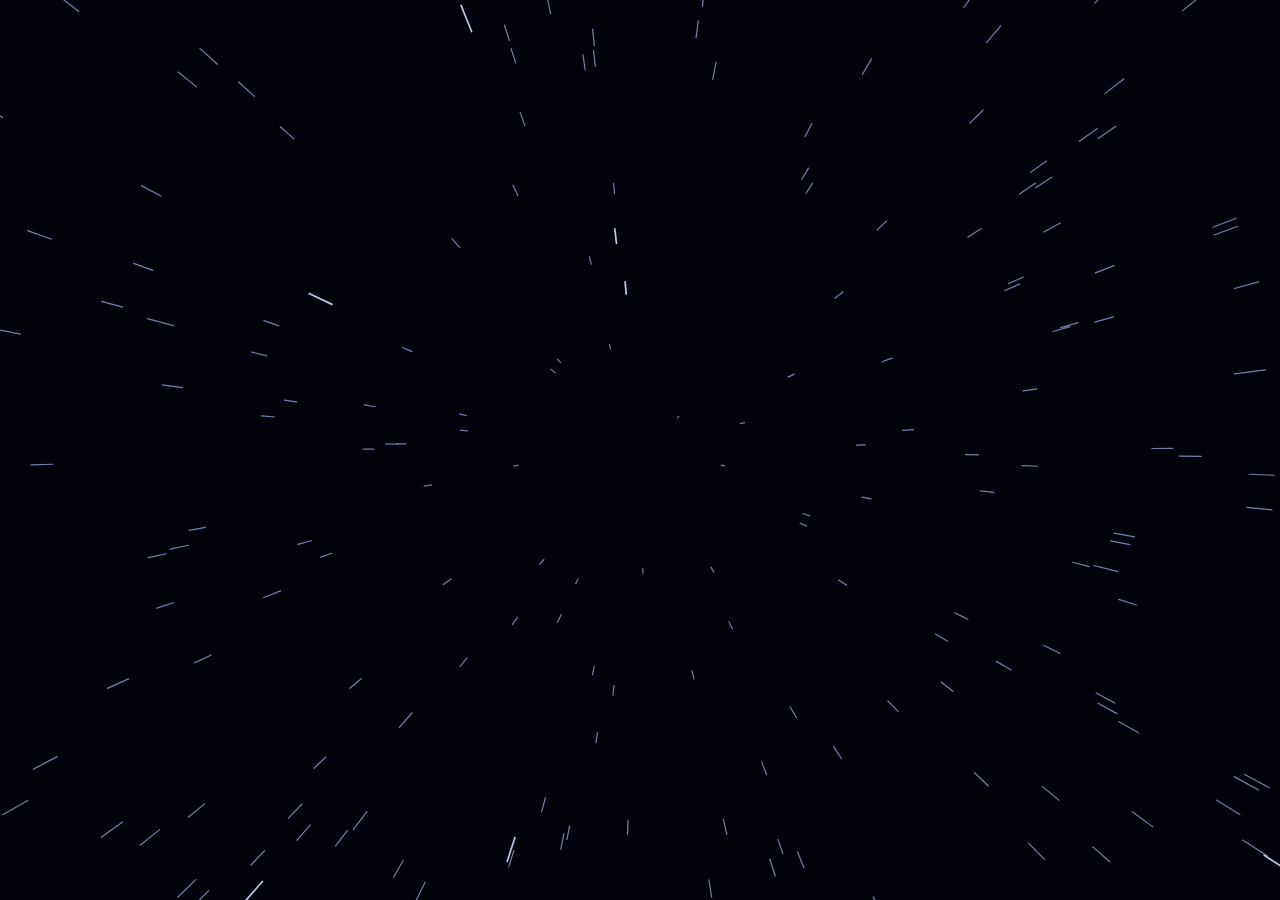
<file: deploy/warp/index.html>
<!-- Version: v1 · created 2026-11-14 16:33 EST · updated 2026-11-14 16:33 EST
Changes: v1 v1 warp starfield page for a pre-login screen at /warp; not wired to any route yet.
This file: /home/claude/dev/kanzo/.claude/worktrees/warp-splash/deploy/warp/index.html
Session: 1434c01e-24f9-406f-856d-7015b5dd7b69 · vps as claude · cwd /home/claude/dev
Resume: ssh -t blenko-claude 'cd /home/claude/dev && claude --resume 1434c01e-24f9-406f-856d-7015b5dd7b69'   (from the Mac) -->
<!doctype html>
<html lang="en">
<head>
<meta charset="utf-8">
<meta name="viewport" content="width=device-width, initial-scale=1">
<meta name="robots" content="noindex">
<title>Kanzo</title>
<style>
  html, body { margin: 0; height: 100%; background: #02030a; overflow: hidden; }
  canvas { display: block; width: 100vw; height: 100vh; }
  a { position: fixed; inset: 0; }
</style>
</head>
<body>
<canvas id="sky" aria-hidden="true"></canvas>
<script>
// Warp starfield: one canvas, no libraries, no network calls.
// Light by design: at most 260 stars, 3 stroke calls a frame, 60 fps cap, pixel ratio cap 1.5,
// paused by the browser when the tab is hidden, a still sky under prefers-reduced-motion.
// Served at /warp it continues to the board at "/" after HOLD ms or on any tap or key;
// anywhere else (a preview) it just loops. ?bench prints the average cost of one frame.
(() => {
  const HOLD = 2400, TAIL = 0.14, CRUISE = 0.55, RAMP = 1.8;
  const TIERS = [[0.3, 2.4, 'rgba(255,255,255,1)'], [0.6, 1.7, 'rgba(205,222,255,.9)'], [9, 1.2, 'rgba(175,195,255,.65)']];
  const c = document.getElementById('sky'), g = c.getContext('2d', { alpha: false });
  const still = matchMedia('(prefers-reduced-motion: reduce)').matches;
  const stars = [];
  let w = 0, h = 0, cx = 0, cy = 0, k = 0, d = 1, age = 0, last = 0;

  const spawn = (s, far) => {
    s.x = Math.random() * 2 - 1; s.y = Math.random() * 2 - 1;
    s.z = far ? 1 : 0.1 + Math.random() * 0.9;
    return s;
  };

  function size() {
    d = Math.min(window.devicePixelRatio || 1, 1.5);
    w = c.width = Math.round(innerWidth * d); h = c.height = Math.round(innerHeight * d);
    cx = w / 2; cy = h / 2; k = Math.max(w, h) * 0.6;
    const n = Math.min(260, Math.max(120, Math.round(innerWidth * innerHeight / 6000)));
    while (stars.length < n) stars.push(spawn({}, false));
    stars.length = n;
    if (still) frame(0);
  }

  function frame(dt) {
    age += dt;
    const e = Math.min(age / RAMP, 1), v = still ? 0 : 0.06 + (CRUISE - 0.06) * e * e;
    g.fillStyle = '#02030a'; g.fillRect(0, 0, w, h);
    g.lineCap = 'round';
    for (const s of stars) {
      s.z -= v * dt;
      const x = cx + s.x / s.z * k, y = cy + s.y / s.z * k;
      if (s.z < 0.02 || x < -50 || x > w + 50 || y < -50 || y > h + 50) spawn(s, true);
    }
    let lo = 0;
    for (const [hi, width, color] of TIERS) {
      g.beginPath();
      for (const s of stars) {
        if (s.z < lo || s.z >= hi) continue;
        const x = cx + s.x / s.z * k, y = cy + s.y / s.z * k, t = s.z + v * TAIL + 0.0015;
        g.moveTo(cx + s.x / t * k, cy + s.y / t * k); g.lineTo(x, y);
      }
      g.lineWidth = width * d; g.strokeStyle = color; g.stroke();
      lo = hi;
    }
  }

  function tick(now) {
    requestAnimationFrame(tick);
    const dt = (now - last) / 1000;
    if (dt < 0.012) return;               // 60 fps cap on faster displays
    last = now; frame(Math.min(dt, 0.05));
  }

  addEventListener('resize', size); size();

  if (location.search === '?bench') {
    age = RAMP; const t0 = performance.now();
    for (let i = 0; i < 600; i++) frame(1 / 60);
    const pre = document.body.appendChild(document.createElement('pre'));
    pre.id = 'bench';
    pre.textContent = `stars ${stars.length} canvas ${w}x${h} avg ${((performance.now() - t0) / 600).toFixed(3)} ms per frame`;
    return;
  }
  if (!still) requestAnimationFrame(now => { last = now; requestAnimationFrame(tick); });

  if (location.pathname.replace(/\/$/, '') === '/warp') {
    const go = () => location.replace('/');
    const a = document.body.appendChild(document.createElement('a'));
    a.href = '/'; a.setAttribute('aria-label', 'Open the Kanzo board');
    addEventListener('keydown', go); setTimeout(go, HOLD);
  }
})();
</script>
</body>
</html>
</file>
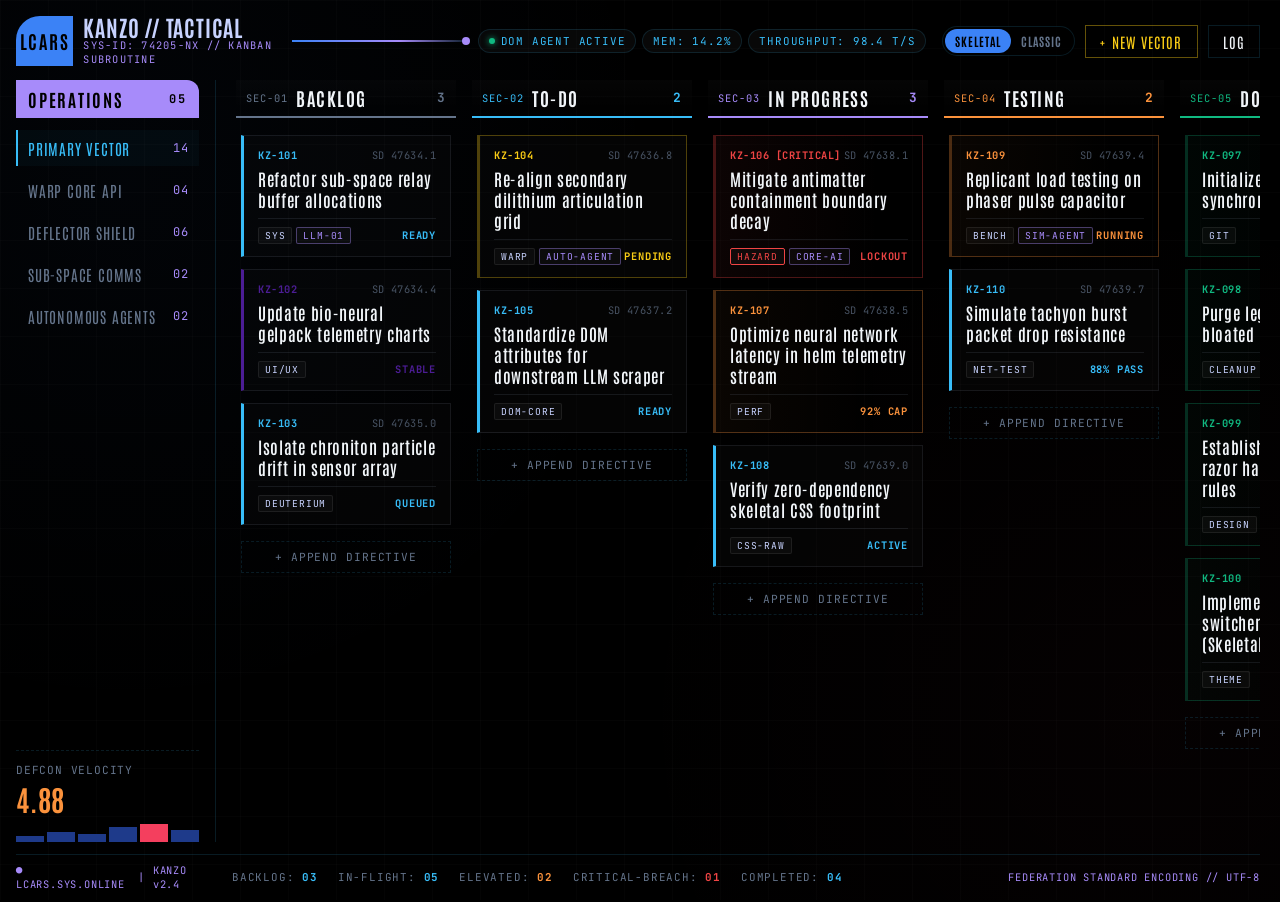
<file: docs/themes/skeletal/stitch-code.html>
<!DOCTYPE html>

<html data-theme="skeletal" lang="en"><head>
<meta charset="utf-8"/>
<meta content="width=device-width, initial-scale=1.0" name="viewport"/>
<title>KANZO // SKELETAL LCARS TACTICAL KANBAN</title>
<link href="https://fonts.googleapis.com" rel="preconnect"/>
<link crossorigin="" href="https://fonts.gstatic.com" rel="preconnect"/>
<link href="https://fonts.googleapis.com/css2?family=Antonio:wght@400;600;700&amp;family=JetBrains+Mono:wght@400;500;700&amp;display=swap" rel="stylesheet"/>
<style>
/* ==========================================================================
   KANZO // SKELETAL LCARS CORE CSS
   Zero-dependency, semantic, hyper-performant CSS architecture
   ========================================================================== */

:root {
  /* Trek Functional High-Chroma Spectrum */
  --c-void: #000000;
  --c-rail-bg: #03060a;
  
  /* Structural & Operational */
  --c-blue-lead: #3b82f6;
  --c-blue-dim: #1e3a8a;
  --c-blue-cyan: #38bdf8;
  --c-lavender: #a78bfa;
  --c-lavender-dim: #4c1d95;
  --c-ice: #c7d2fe;
  
  /* Status & Chromatic Telemetry */
  --c-gold: #facc15;
  --c-amber: #fb923c;
  --c-coral: #f43f5e;
  --c-crimson: #ef4444;
  --c-emerald: #10b981;
  --c-teal: #14b8a6;
  
  /* Razor Dividers & Low-Noise Spatial Grids */
  --c-hairline: rgba(56, 189, 248, 0.14);
  --c-hairline-card: rgba(148, 163, 184, 0.12);
  --c-text-primary: #f1f5f9;
  --c-text-muted: #64748b;
  --c-text-ghost: #334155;
  
  /* Typography scale */
  --font-lcars: 'Antonio', -apple-system, BlinkMacSystemFont, "Segoe UI", Roboto, sans-serif;
  --font-mono: 'JetBrains Mono', ui-monospace, SFMono-Regular, monospace;
  
  /* Structural Radius (LCARS sweeping elbows) */
  --rad-elbow: 24px;
  --rad-pill: 9999px;
  --rad-card: 4px;
}

/* Classical 24th Century Theme Option via Switcher */
html[data-theme="classic-lcars"] {
  --c-void: #020204;
  --c-blue-lead: #e89922;
  --c-blue-cyan: #f2c069;
  --c-lavender: #cc6699;
  --c-lavender-dim: #733956;
  --c-ice: #ffcc99;
  --c-gold: #e5b035;
  --c-amber: #d97706;
  --c-coral: #cc3333;
  --c-crimson: #b91c1c;
  --c-hairline: rgba(232, 153, 34, 0.22);
  --c-hairline-card: rgba(204, 102, 153, 0.18);
}

/* Base Reset & Void Architecture */
*, *::before, *::after {
  box-sizing: border-box;
  margin: 0;
  padding: 0;
}

body {
  background-color: var(--c-void);
  color: var(--c-text-primary);
  font-family: var(--font-lcars);
  min-height: 100vh;
  width: 100vw;
  overflow-x: hidden;
  letter-spacing: 0.05em;
  display: flex;
  flex-direction: column;
}

/* Hyper-Subtle Background Telemetry Grid */
.telemetry-grid {
  position: fixed;
  inset: 0;
  pointer-events: none;
  background-image: 
    radial-gradient(circle at 10% 20%, rgba(59, 130, 246, 0.03) 0%, transparent 40%),
    radial-gradient(circle at 90% 80%, rgba(244, 63, 94, 0.02) 0%, transparent 40%),
    linear-gradient(to right, rgba(255, 255, 255, 0.015) 1px, transparent 1px),
    linear-gradient(to bottom, rgba(255, 255, 255, 0.015) 1px, transparent 1px);
  background-size: 100% 100%, 100% 100%, 48px 48px, 48px 48px;
  z-index: 0;
}

/* Master Skeletal Outer Rail Layout */
.app-frame {
  position: relative;
  z-index: 1;
  display: flex;
  flex-direction: column;
  padding: 16px 20px 16px 16px;
  min-height: 100vh;
  gap: 12px;
}

/* Top System Header / Elbow Connector */
.lcars-top-rail {
  display: grid;
  grid-template-columns: 260px 1fr auto;
  align-items: center;
  gap: 16px;
  height: 48px;
}

.brand-capsule {
  display: flex;
  align-items: center;
  gap: 10px;
  height: 100%;
}

.lcars-corner-block {
  width: 80px;
  height: 100%;
  background: var(--c-blue-lead);
  border-top-left-radius: var(--rad-elbow);
  display: flex;
  align-items: center;
  justify-content: center;
  color: var(--c-void);
  font-weight: 700;
  font-size: 1.15rem;
  letter-spacing: 0.1em;
}

.brand-info {
  display: flex;
  flex-direction: column;
}

.brand-title {
  font-size: 1.4rem;
  font-weight: 700;
  line-height: 1;
  color: var(--c-ice);
  text-transform: uppercase;
}

.brand-meta {
  font-family: var(--font-mono);
  font-size: 0.65rem;
  color: var(--c-lavender);
  letter-spacing: 0.12em;
}

/* Top Skeletal Bridge Rail */
.skeletal-bridge {
  position: relative;
  display: flex;
  align-items: center;
  gap: 8px;
  height: 100%;
}

.bridge-line {
  flex: 1;
  height: 2px;
  background: linear-gradient(90deg, var(--c-blue-lead) 0%, var(--c-lavender) 60%, var(--c-hairline) 100%);
  position: relative;
}

.bridge-line::after {
  content: "";
  position: absolute;
  right: 0;
  top: -3px;
  width: 8px;
  height: 8px;
  background: var(--c-lavender);
  border-radius: 50%;
}

.telemetry-pill-strip {
  display: flex;
  gap: 6px;
  align-items: center;
}

.tel-pill {
  font-family: var(--font-mono);
  font-size: 0.68rem;
  padding: 4px 10px;
  border-radius: var(--rad-pill);
  background: rgba(255, 255, 255, 0.03);
  border: 1px solid var(--c-hairline);
  color: var(--c-blue-cyan);
  display: flex;
  align-items: center;
  gap: 6px;
}

.tel-pill .pulse-dot {
  width: 6px;
  height: 6px;
  border-radius: 50%;
  background: var(--c-emerald);
  box-shadow: 0 0 6px var(--c-emerald);
  animation: blink 2s infinite ease-in-out;
}

@keyframes blink {
  0%, 100% { opacity: 1; }
  50% { opacity: 0.3; }
}

/* Top Right Action & Theme Switcher */
.system-actions {
  display: flex;
  align-items: center;
  gap: 10px;
}

.sys-btn {
  background: transparent;
  border: 1px solid var(--c-hairline);
  color: var(--c-text-primary);
  font-family: var(--font-lcars);
  font-size: 0.9rem;
  padding: 6px 14px;
  cursor: pointer;
  letter-spacing: 0.08em;
  transition: all 0.15s ease;
  text-transform: uppercase;
  display: inline-flex;
  align-items: center;
  gap: 6px;
}

.sys-btn:hover {
  background: rgba(56, 189, 248, 0.12);
  border-color: var(--c-blue-cyan);
  color: var(--c-blue-cyan);
}

.sys-btn.accent-gold {
  border-color: rgba(250, 204, 21, 0.4);
  color: var(--c-gold);
}
.sys-btn.accent-gold:hover {
  background: var(--c-gold);
  color: var(--c-void);
}

/* LCARS Theme Switcher Switch */
.theme-switch-wrap {
  display: flex;
  border: 1px solid var(--c-hairline);
  border-radius: var(--rad-pill);
  padding: 2px;
  background: rgba(0,0,0,0.6);
}

.theme-tab {
  background: none;
  border: none;
  color: var(--c-text-muted);
  font-family: var(--font-lcars);
  font-size: 0.75rem;
  font-weight: 700;
  padding: 4px 10px;
  border-radius: var(--rad-pill);
  cursor: pointer;
  letter-spacing: 0.08em;
  text-transform: uppercase;
}

.theme-tab.active {
  background: var(--c-blue-lead);
  color: var(--c-void);
}

/* Main Split View: Left Spine Rail + Main Void Kanban */
.lcars-core-body {
  display: grid;
  grid-template-columns: 200px 1fr;
  gap: 20px;
  flex: 1;
  margin-top: 4px;
}

/* Left Skeletal Spine Rail */
.lcars-spine-rail {
  display: flex;
  flex-direction: column;
  gap: 12px;
  border-right: 1px solid var(--c-hairline);
  padding-right: 16px;
}

.spine-header-block {
  background: var(--c-lavender);
  color: var(--c-void);
  padding: 8px 12px;
  font-weight: 700;
  font-size: 1.1rem;
  letter-spacing: 0.1em;
  border-radius: 0 12px 0 0;
  display: flex;
  justify-content: space-between;
  align-items: center;
}

.spine-nav-cluster {
  display: flex;
  flex-direction: column;
  gap: 6px;
}

.nav-link-row {
  display: flex;
  align-items: center;
  justify-content: space-between;
  padding: 8px 10px;
  font-size: 0.95rem;
  color: var(--c-text-muted);
  text-decoration: none;
  border-left: 2px solid transparent;
  transition: all 0.15s;
}

.nav-link-row:hover, .nav-link-row.active {
  color: var(--c-blue-cyan);
  border-left-color: var(--c-blue-cyan);
  background: rgba(56, 189, 248, 0.04);
}

.nav-link-row .count {
  font-family: var(--font-mono);
  font-size: 0.75rem;
  color: var(--c-lavender);
}

.spine-metric-card {
  margin-top: auto;
  border-top: 1px dashed var(--c-hairline);
  padding-top: 12px;
  display: flex;
  flex-direction: column;
  gap: 8px;
}

.metric-title {
  font-size: 0.7rem;
  color: var(--c-text-muted);
  font-family: var(--font-mono);
  text-transform: uppercase;
}

.metric-number {
  font-size: 1.8rem;
  font-weight: 700;
  color: var(--c-amber);
  line-height: 1;
}

.mini-graph {
  display: flex;
  height: 20px;
  align-items: flex-end;
  gap: 3px;
}
.graph-bar {
  flex: 1;
  background: var(--c-blue-dim);
}
.graph-bar.highlight {
  background: var(--c-coral);
  height: 90% !important;
}

/* Kanban Board Void Stage */
.kanban-viewport {
  display: grid;
  grid-template-columns: repeat(5, minmax(220px, 1fr));
  gap: 16px;
  overflow-x: auto;
  padding-bottom: 12px;
}

/* Column Architecture */
.kanban-col {
  display: flex;
  flex-direction: column;
  min-height: calc(100vh - 150px);
  position: relative;
  transition: background-color 0.2s ease, border-color 0.2s ease;
}

/* Column Header: Sleek LCARS Pill / Stamped Bar */
.col-header {
  padding: 6px 10px;
  border-bottom: 2px solid var(--col-accent, var(--c-blue-lead));
  display: flex;
  justify-content: space-between;
  align-items: baseline;
  margin-bottom: 12px;
  background: linear-gradient(180deg, rgba(255,255,255,0.02) 0%, transparent 100%);
}

.col-label-group {
  display: flex;
  align-items: center;
  gap: 8px;
}

.col-tag-id {
  font-family: var(--font-mono);
  font-size: 0.65rem;
  color: var(--col-accent, var(--c-blue-lead));
  letter-spacing: 0.1em;
}

.col-name {
  font-size: 1.15rem;
  font-weight: 700;
  letter-spacing: 0.08em;
  color: var(--c-text-primary);
  text-transform: uppercase;
}

.col-counter {
  font-family: var(--font-mono);
  font-size: 0.8rem;
  color: var(--col-accent, var(--c-blue-lead));
  font-weight: 700;
}

/* Column-specific Functional Chroma mapping */
.kanban-col[data-status="backlog"] {
  --col-accent: var(--c-text-muted);
}
.kanban-col[data-status="todo"] {
  --col-accent: var(--c-blue-cyan);
}
.kanban-col[data-status="in-progress"] {
  --col-accent: var(--c-lavender);
}
.kanban-col[data-status="testing"] {
  --col-accent: var(--c-amber);
}
.kanban-col[data-status="done"] {
  --col-accent: var(--c-emerald);
}

/* Card Slot & Drop Zones */
.task-stream {
  display: flex;
  flex-direction: column;
  gap: 12px;
  flex: 1;
  min-height: 120px;
  padding: 4px;
  border: 1px solid transparent;
  border-radius: var(--rad-card);
  transition: all 0.2s cubic-bezier(0.16, 1, 0.3, 1);
}

/* Dragover highlight on task stream */
.task-stream.drag-target {
  background: rgba(56, 189, 248, 0.03);
  border-color: rgba(56, 189, 248, 0.25);
  box-shadow: inset 0 0 16px rgba(56, 189, 248, 0.05);
}

/* Dynamic LCARS Drop Indicator Slot */
.card-drop-placeholder {
  position: relative;
  height: 52px;
  border: 1px dashed var(--c-blue-cyan);
  background: rgba(56, 189, 248, 0.06);
  border-radius: var(--rad-card);
  display: flex;
  align-items: center;
  justify-content: center;
  pointer-events: none;
  animation: pulse-drop-slot 1.2s infinite ease-in-out;
  transition: all 0.18s cubic-bezier(0.16, 1, 0.3, 1);
}

.card-drop-placeholder::before {
  content: "» TARGET VECTOR SLOT «";
  font-family: var(--font-mono);
  font-size: 0.65rem;
  color: var(--c-blue-cyan);
  letter-spacing: 0.15em;
  opacity: 0.85;
}

@keyframes pulse-drop-slot {
  0%, 100% {
    opacity: 0.8;
    box-shadow: 0 0 8px rgba(56, 189, 248, 0.25), inset 0 0 8px rgba(56, 189, 248, 0.1);
  }
  50% {
    opacity: 0.45;
    box-shadow: 0 0 3px rgba(56, 189, 248, 0.1), inset 0 0 2px rgba(56, 189, 248, 0.03);
  }
}

/* ==========================================================================
   RAZOR-THIN TASK CARDS (Anti-Bloat / Anti-Box ADHD architecture)
   No heavy box backgrounds. Uses precise single-pixel high-chroma hairline
   anchors and vertical spatial rhythm.
   ========================================================================== */
.kanzo-card {
  position: relative;
  padding: 12px 14px;
  background: rgba(255, 255, 255, 0.015);
  border: 1px solid var(--c-hairline-card);
  border-left: 3px solid var(--card-alert, var(--c-hairline));
  transition: transform 0.2s cubic-bezier(0.16, 1, 0.3, 1),
              box-shadow 0.2s ease,
              background 0.2s ease,
              border-color 0.2s ease,
              opacity 0.2s ease;
  cursor: grab;
  user-select: none;
}

.kanzo-card:active {
  cursor: grabbing;
}

.kanzo-card:hover {
  background: rgba(255, 255, 255, 0.04);
  transform: translateY(-2px);
  border-color: rgba(255, 255, 255, 0.2);
  box-shadow: 0 4px 12px rgba(0, 0, 0, 0.8);
}

/* Card Dragging State */
.kanzo-card.is-dragging {
  opacity: 0.45;
  transform: scale(0.97);
  border: 1px dashed var(--c-blue-cyan) !important;
  border-left: 3px solid var(--c-gold) !important;
  box-shadow: 0 0 16px rgba(56, 189, 248, 0.25), inset 0 0 12px rgba(56, 189, 248, 0.08);
  cursor: grabbing !important;
}

/* Card Drop Success Telemetry Pulse */
.kanzo-card.just-dropped {
  animation: cardDropFlash 0.65s cubic-bezier(0.16, 1, 0.3, 1) forwards;
}

@keyframes cardDropFlash {
  0% {
    transform: scale(0.98);
    box-shadow: 0 0 20px rgba(56, 189, 248, 0.6), inset 0 0 10px rgba(56, 189, 248, 0.3);
    border-color: var(--c-blue-cyan);
  }
  100% {
    transform: scale(1);
    box-shadow: none;
  }
}

/* High-Chroma Alert Hierarchy Mapping */
.kanzo-card[data-priority="critical"],
.kanzo-card[data-alert="red"] {
  --card-alert: var(--c-crimson);
  border-color: rgba(239, 68, 68, 0.3);
  background: linear-gradient(90deg, rgba(239, 68, 68, 0.05) 0%, transparent 80%);
}

.kanzo-card[data-priority="high"],
.kanzo-card[data-alert="amber"] {
  --card-alert: var(--c-amber);
  border-color: rgba(251, 146, 60, 0.3);
  background: linear-gradient(90deg, rgba(251, 146, 60, 0.04) 0%, transparent 80%);
}

.kanzo-card[data-priority="threshold"],
.kanzo-card[data-alert="gold"] {
  --card-alert: var(--c-gold);
  border-color: rgba(250, 204, 21, 0.3);
}

.kanzo-card[data-priority="normal"] {
  --card-alert: var(--c-blue-cyan);
}

.kanzo-card[data-priority="low"] {
  --card-alert: var(--c-lavender-dim);
}

.kanzo-card[data-alert="emerald"] {
  --card-alert: var(--c-emerald);
  border-color: rgba(16, 185, 129, 0.25);
  background: linear-gradient(90deg, rgba(16, 185, 129, 0.03) 0%, transparent 80%);
}

/* Card Header Telemetry */
.card-meta-bar {
  display: flex;
  justify-content: space-between;
  align-items: center;
  font-family: var(--font-mono);
  font-size: 0.65rem;
  margin-bottom: 6px;
  color: var(--c-text-muted);
}

.card-id-tag {
  color: var(--card-alert, var(--c-blue-cyan));
  font-weight: 700;
  letter-spacing: 0.05em;
}

.card-stardate {
  letter-spacing: 0.04em;
  opacity: 0.7;
}

.card-title {
  font-family: var(--font-lcars);
  font-size: 1.05rem;
  font-weight: 600;
  line-height: 1.25;
  color: var(--c-text-primary);
  margin-bottom: 8px;
  letter-spacing: 0.04em;
}

/* Razor Single-Pixel Spec Divider */
.card-divider {
  height: 1px;
  background: var(--c-hairline-card);
  margin: 8px 0;
}

/* Sub-data / Technical Payload */
.card-footer {
  display: flex;
  justify-content: space-between;
  align-items: center;
  font-family: var(--font-mono);
  font-size: 0.65rem;
}

.card-tags {
  display: flex;
  gap: 4px;
}

.agent-badge {
  padding: 1px 6px;
  border-radius: 2px;
  background: rgba(255, 255, 255, 0.03);
  border: 1px solid rgba(255, 255, 255, 0.08);
  color: var(--c-ice);
  font-size: 0.6rem;
}

.agent-badge.badge-ai {
  border-color: rgba(167, 139, 250, 0.4);
  color: var(--c-lavender);
}

.card-status-glyph {
  display: inline-flex;
  align-items: center;
  gap: 4px;
  color: var(--card-alert, var(--c-text-muted));
  font-weight: 700;
  text-transform: uppercase;
}

/* Add Task Quick Bar */
.add-task-btn {
  width: 100%;
  padding: 8px;
  background: transparent;
  border: 1px dashed var(--c-hairline);
  color: var(--c-text-muted);
  font-family: var(--font-mono);
  font-size: 0.7rem;
  letter-spacing: 0.08em;
  cursor: pointer;
  transition: all 0.2s;
  display: flex;
  align-items: center;
  justify-content: center;
  gap: 6px;
  margin-top: 4px;
}

.add-task-btn:hover {
  border-color: var(--col-accent, var(--c-blue-cyan));
  color: var(--c-text-primary);
  background: rgba(255, 255, 255, 0.02);
}

/* Master Footer Rail */
.lcars-bottom-rail {
  display: grid;
  grid-template-columns: 200px 1fr auto;
  align-items: center;
  gap: 16px;
  height: 32px;
  margin-top: auto;
  border-top: 1px solid var(--c-hairline);
  padding-top: 8px;
}

.bottom-terminal-tag {
  font-family: var(--font-mono);
  font-size: 0.65rem;
  color: var(--c-lavender);
  display: flex;
  align-items: center;
  gap: 8px;
}

.bottom-stream-stats {
  font-family: var(--font-mono);
  font-size: 0.68rem;
  color: var(--c-text-muted);
  display: flex;
  gap: 20px;
}

.stat-item span {
  color: var(--c-blue-cyan);
  font-weight: 700;
}

.stat-item.amber span {
  color: var(--c-amber);
}

.stat-item.red span {
  color: var(--c-crimson);
}
</style>
</head>
<body>
<div class="telemetry-grid"></div>
<div class="app-frame" data-agent="kanzo-workspace" data-version="2.4.1-skeletal">
<!-- ======================================================================
       HEADER: SKELETAL LCARS BOUNDARY RAIL & CONTROLS
       ====================================================================== -->
<header class="lcars-top-rail" data-agent="header-rail">
<div class="brand-capsule">
<div class="lcars-corner-block" data-agent="corner-anchor">LCARS</div>
<div class="brand-info">
<div class="brand-title">KANZO // TACTICAL</div>
<div class="brand-meta">SYS-ID: 74205-NX // KANBAN SUBROUTINE</div>
</div>
</div>
<div class="skeletal-bridge">
<div class="bridge-line"></div>
<div class="telemetry-pill-strip">
<div class="tel-pill" data-agent="system-health">
<span class="pulse-dot"></span>
<span>DOM AGENT ACTIVE</span>
</div>
<div class="tel-pill">
<span>MEM: 14.2%</span>
</div>
<div class="tel-pill">
<span>THROUGHPUT: 98.4 T/S</span>
</div>
</div>
</div>
<div class="system-actions">
<!-- Theme Switcher -->
<div class="theme-switch-wrap" data-agent="theme-switcher">
<button class="theme-tab active" id="btn-skeletal" onclick="switchTheme('skeletal')">SKELETAL</button>
<button class="theme-tab" id="btn-classic" onclick="switchTheme('classic-lcars')">CLASSIC</button>
</div>
<button class="sys-btn accent-gold" data-agent="action-new-task" onclick="spawnAgentTask()">
<span>+</span> NEW VECTOR
      </button>
<button class="sys-btn" data-agent="action-filter">
<span>LOG</span>
</button>
</div>
</header>
<!-- ======================================================================
       MAIN DUAL-AXIS WORKSPACE: SPINE NAV + HIGH-CHROMA VOID KANBAN
       ====================================================================== -->
<main class="lcars-core-body">
<!-- LEFT SKELETAL LCARS SPINE -->
<aside class="lcars-spine-rail" data-agent="spine-sidebar">
<div class="spine-header-block">
<span>OPERATIONS</span>
<span style="font-size:0.75rem; font-family:var(--font-mono);">05</span>
</div>
<nav class="spine-nav-cluster">
<a class="nav-link-row active" data-agent="nav-filter" data-filter="all" href="#all">
<span>PRIMARY VECTOR</span>
<span class="count">14</span>
</a>
<a class="nav-link-row" data-agent="nav-filter" data-filter="warp" href="#warp">
<span>WARP CORE API</span>
<span class="count">04</span>
</a>
<a class="nav-link-row" data-agent="nav-filter" data-filter="tactical" href="#tactical">
<span>DEFLECTOR SHIELD</span>
<span class="count">06</span>
</a>
<a class="nav-link-row" data-agent="nav-filter" data-filter="comms" href="#comms">
<span>SUB-SPACE COMMS</span>
<span class="count">02</span>
</a>
<a class="nav-link-row" data-agent="nav-filter" data-filter="agent" href="#agent">
<span>AUTONOMOUS AGENTS</span>
<span class="count">02</span>
</a>
</nav>
<!-- Diagnostic Telemetry Spine Footing -->
<div class="spine-metric-card" data-agent="spine-metrics">
<div class="metric-title">DEFCON VELOCITY</div>
<div class="metric-number">4.88</div>
<div class="mini-graph">
<div class="graph-bar" style="height: 30%"></div>
<div class="graph-bar" style="height: 50%"></div>
<div class="graph-bar" style="height: 40%"></div>
<div class="graph-bar" style="height: 75%"></div>
<div class="graph-bar highlight"></div>
<div class="graph-bar" style="height: 60%"></div>
</div>
</div>
</aside>
<!-- KANBAN VOID WORKSPACE (5 Standard Kanban Columns) -->
<section class="kanban-viewport" data-agent="kanban-board">
<!-- COLUMN 1: BACKLOG -->
<div class="kanban-col" data-agent="kanban-column" data-status="backlog">
<header class="col-header">
<div class="col-label-group">
<span class="col-tag-id">SEC-01</span>
<h2 class="col-name">Backlog</h2>
</div>
<span class="col-counter" data-agent="col-count">3</span>
</header>
<div class="task-stream" data-agent="task-stream" data-status="backlog">
<article class="kanzo-card" data-agent="task-card" data-alert="blue" data-id="KZ-101" data-priority="normal" draggable="true">
<div class="card-meta-bar">
<span class="card-id-tag">KZ-101</span>
<span class="card-stardate">SD 47634.1</span>
</div>
<div class="card-title">Refactor sub-space relay buffer allocations</div>
<div class="card-divider"></div>
<div class="card-footer">
<div class="card-tags">
<span class="agent-badge">SYS</span>
<span class="agent-badge badge-ai">LLM-01</span>
</div>
<span class="card-status-glyph">READY</span>
</div>
</article>
<article class="kanzo-card" data-agent="task-card" data-alert="lavender" data-id="KZ-102" data-priority="low" draggable="true">
<div class="card-meta-bar">
<span class="card-id-tag">KZ-102</span>
<span class="card-stardate">SD 47634.4</span>
</div>
<div class="card-title">Update bio-neural gelpack telemetry charts</div>
<div class="card-divider"></div>
<div class="card-footer">
<div class="card-tags">
<span class="agent-badge">UI/UX</span>
</div>
<span class="card-status-glyph">STABLE</span>
</div>
</article>
<article class="kanzo-card" data-agent="task-card" data-alert="blue" data-id="KZ-103" data-priority="normal" draggable="true">
<div class="card-meta-bar">
<span class="card-id-tag">KZ-103</span>
<span class="card-stardate">SD 47635.0</span>
</div>
<div class="card-title">Isolate chroniton particle drift in sensor array</div>
<div class="card-divider"></div>
<div class="card-footer">
<div class="card-tags">
<span class="agent-badge">DEUTERIUM</span>
</div>
<span class="card-status-glyph">QUEUED</span>
</div>
</article>
<button class="add-task-btn" data-agent="add-card-trigger" data-col="backlog">+ APPEND DIRECTIVE</button>
</div>
</div>
<!-- COLUMN 2: TO-DO -->
<div class="kanban-col" data-agent="kanban-column" data-status="todo">
<header class="col-header">
<div class="col-label-group">
<span class="col-tag-id">SEC-02</span>
<h2 class="col-name">To-Do</h2>
</div>
<span class="col-counter" data-agent="col-count">2</span>
</header>
<div class="task-stream" data-agent="task-stream" data-status="todo">
<article class="kanzo-card" data-agent="task-card" data-alert="gold" data-id="KZ-104" data-priority="threshold" draggable="true">
<div class="card-meta-bar">
<span class="card-id-tag">KZ-104</span>
<span class="card-stardate">SD 47636.8</span>
</div>
<div class="card-title">Re-align secondary dilithium articulation grid</div>
<div class="card-divider"></div>
<div class="card-footer">
<div class="card-tags">
<span class="agent-badge">WARP</span>
<span class="agent-badge badge-ai">AUTO-AGENT</span>
</div>
<span class="card-status-glyph">PENDING</span>
</div>
</article>
<article class="kanzo-card" data-agent="task-card" data-alert="blue" data-id="KZ-105" data-priority="normal" draggable="true">
<div class="card-meta-bar">
<span class="card-id-tag">KZ-105</span>
<span class="card-stardate">SD 47637.2</span>
</div>
<div class="card-title">Standardize DOM attributes for downstream LLM scraper</div>
<div class="card-divider"></div>
<div class="card-footer">
<div class="card-tags">
<span class="agent-badge">DOM-CORE</span>
</div>
<span class="card-status-glyph">READY</span>
</div>
</article>
<button class="add-task-btn" data-agent="add-card-trigger" data-col="todo">+ APPEND DIRECTIVE</button>
</div>
</div>
<!-- COLUMN 3: IN PROGRESS (High Focus) -->
<div class="kanban-col" data-agent="kanban-column" data-status="in-progress">
<header class="col-header">
<div class="col-label-group">
<span class="col-tag-id">SEC-03</span>
<h2 class="col-name">In Progress</h2>
</div>
<span class="col-counter" data-agent="col-count">3</span>
</header>
<div class="task-stream" data-agent="task-stream" data-status="in-progress">
<!-- Alert Level: Red / Critical Task -->
<article class="kanzo-card" data-agent="task-card" data-alert="red" data-id="KZ-106" data-priority="critical" draggable="true">
<div class="card-meta-bar">
<span class="card-id-tag">KZ-106 [CRITICAL]</span>
<span class="card-stardate">SD 47638.1</span>
</div>
<div class="card-title">Mitigate antimatter containment boundary decay</div>
<div class="card-divider"></div>
<div class="card-footer">
<div class="card-tags">
<span class="agent-badge" style="border-color:var(--c-crimson); color:var(--c-crimson);">HAZARD</span>
<span class="agent-badge badge-ai">CORE-AI</span>
</div>
<span class="card-status-glyph">LOCKOUT</span>
</div>
</article>
<!-- Alert Level: Amber / Bottleneck -->
<article class="kanzo-card" data-agent="task-card" data-alert="amber" data-id="KZ-107" data-priority="high" draggable="true">
<div class="card-meta-bar">
<span class="card-id-tag">KZ-107</span>
<span class="card-stardate">SD 47638.5</span>
</div>
<div class="card-title">Optimize neural network latency in helm telemetry stream</div>
<div class="card-divider"></div>
<div class="card-footer">
<div class="card-tags">
<span class="agent-badge">PERF</span>
</div>
<span class="card-status-glyph">92% CAP</span>
</div>
</article>
<article class="kanzo-card" data-agent="task-card" data-alert="blue" data-id="KZ-108" data-priority="normal" draggable="true">
<div class="card-meta-bar">
<span class="card-id-tag">KZ-108</span>
<span class="card-stardate">SD 47639.0</span>
</div>
<div class="card-title">Verify zero-dependency skeletal CSS footprint</div>
<div class="card-divider"></div>
<div class="card-footer">
<div class="card-tags">
<span class="agent-badge">CSS-RAW</span>
</div>
<span class="card-status-glyph">ACTIVE</span>
</div>
</article>
<button class="add-task-btn" data-agent="add-card-trigger" data-col="in-progress">+ APPEND DIRECTIVE</button>
</div>
</div>
<!-- COLUMN 4: TESTING / VERIFICATION -->
<div class="kanban-col" data-agent="kanban-column" data-status="testing">
<header class="col-header">
<div class="col-label-group">
<span class="col-tag-id">SEC-04</span>
<h2 class="col-name">Testing</h2>
</div>
<span class="col-counter" data-agent="col-count">2</span>
</header>
<div class="task-stream" data-agent="task-stream" data-status="testing">
<article class="kanzo-card" data-agent="task-card" data-alert="amber" data-id="KZ-109" data-priority="high" draggable="true">
<div class="card-meta-bar">
<span class="card-id-tag">KZ-109</span>
<span class="card-stardate">SD 47639.4</span>
</div>
<div class="card-title">Replicant load testing on phaser pulse capacitor</div>
<div class="card-divider"></div>
<div class="card-footer">
<div class="card-tags">
<span class="agent-badge">BENCH</span>
<span class="agent-badge badge-ai">SIM-AGENT</span>
</div>
<span class="card-status-glyph">RUNNING</span>
</div>
</article>
<article class="kanzo-card" data-agent="task-card" data-alert="blue" data-id="KZ-110" data-priority="normal" draggable="true">
<div class="card-meta-bar">
<span class="card-id-tag">KZ-110</span>
<span class="card-stardate">SD 47639.7</span>
</div>
<div class="card-title">Simulate tachyon burst packet drop resistance</div>
<div class="card-divider"></div>
<div class="card-footer">
<div class="card-tags">
<span class="agent-badge">NET-TEST</span>
</div>
<span class="card-status-glyph">88% PASS</span>
</div>
</article>
<button class="add-task-btn" data-agent="add-card-trigger" data-col="testing">+ APPEND DIRECTIVE</button>
</div>
</div>
<!-- COLUMN 5: DONE / SHIPPED -->
<div class="kanban-col" data-agent="kanban-column" data-status="done">
<header class="col-header">
<div class="col-label-group">
<span class="col-tag-id">SEC-05</span>
<h2 class="col-name">Done</h2>
</div>
<span class="col-counter" data-agent="col-count">4</span>
</header>
<div class="task-stream" data-agent="task-stream" data-status="done">
<article class="kanzo-card" data-agent="task-card" data-alert="emerald" data-id="KZ-097" data-priority="normal" draggable="true">
<div class="card-meta-bar">
<span class="card-id-tag">KZ-097</span>
<span class="card-stardate">SD 47631.9</span>
</div>
<div class="card-title">Initialize GitHub webhook synchronization</div>
<div class="card-divider"></div>
<div class="card-footer">
<div class="card-tags">
<span class="agent-badge">GIT</span>
</div>
<span class="card-status-glyph" style="color:var(--c-emerald)">RESOLVED</span>
</div>
</article>
<article class="kanzo-card" data-agent="task-card" data-alert="emerald" data-id="KZ-098" data-priority="normal" draggable="true">
<div class="card-meta-bar">
<span class="card-id-tag">KZ-098</span>
<span class="card-stardate">SD 47632.4</span>
</div>
<div class="card-title">Purge legacy jQuery &amp; bloated UI dependencies</div>
<div class="card-divider"></div>
<div class="card-footer">
<div class="card-tags">
<span class="agent-badge">CLEANUP</span>
</div>
<span class="card-status-glyph" style="color:var(--c-emerald)">RESOLVED</span>
</div>
</article>
<article class="kanzo-card" data-agent="task-card" data-alert="emerald" data-id="KZ-099" data-priority="normal" draggable="true">
<div class="card-meta-bar">
<span class="card-id-tag">KZ-099</span>
<span class="card-stardate">SD 47633.2</span>
</div>
<div class="card-title">Establish single-pixel razor hairline baseline rules</div>
<div class="card-divider"></div>
<div class="card-footer">
<div class="card-tags">
<span class="agent-badge">DESIGN</span>
</div>
<span class="card-status-glyph" style="color:var(--c-emerald)">RESOLVED</span>
</div>
</article>
<article class="kanzo-card" data-agent="task-card" data-alert="emerald" data-id="KZ-100" data-priority="normal" draggable="true">
<div class="card-meta-bar">
<span class="card-id-tag">KZ-100</span>
<span class="card-stardate">SD 47633.8</span>
</div>
<div class="card-title">Implement theme switcher sub-routine (Skeletal / Classic)</div>
<div class="card-divider"></div>
<div class="card-footer">
<div class="card-tags">
<span class="agent-badge">THEME</span>
</div>
<span class="card-status-glyph" style="color:var(--c-emerald)">RESOLVED</span>
</div>
</article>
<button class="add-task-btn" data-agent="add-card-trigger" data-col="done">+ APPEND DIRECTIVE</button>
</div>
</div>
</section>
</main>
<!-- ======================================================================
       BOTTOM TELEMETRY RAIL: TERMINAL SYNC & STREAM METRICS
       ====================================================================== -->
<footer class="lcars-bottom-rail" data-agent="footer-rail">
<div class="bottom-terminal-tag">
<span>● LCARS.SYS.ONLINE</span>
<span>|</span>
<span>KANZO v2.4</span>
</div>
<div class="bottom-stream-stats">
<div class="stat-item">BACKLOG: <span id="stat-backlog">03</span></div>
<div class="stat-item">IN-FLIGHT: <span id="stat-inflight">05</span></div>
<div class="stat-item amber">ELEVATED: <span id="stat-elevated">02</span></div>
<div class="stat-item red">CRITICAL-BREACH: <span id="stat-critical">01</span></div>
<div class="stat-item">COMPLETED: <span id="stat-completed">04</span></div>
</div>
<div style="font-family: var(--font-mono); font-size: 0.65rem; color: var(--c-lavender);">
      FEDERATION STANDARD ENCODING // UTF-8
    </div>
</footer>
</div>
<!-- Embedded Native Drag/Sort & Theme Logic (Zero Dependencies) -->
<script>
  // Theme Switcher Logic
  function switchTheme(themeName) {
    document.documentElement.setAttribute('data-theme', themeName);
    document.querySelectorAll('.theme-tab').forEach(el => el.classList.remove('active'));
    if (themeName === 'skeletal') {
      document.getElementById('btn-skeletal')?.classList.add('active');
    } else {
      document.getElementById('btn-classic')?.classList.add('active');
    }
  }

  // ==========================================================================
  // NATIVE HTML5 DRAG & DROP CARD REORDERING ENGINE
  // ==========================================================================
  let draggedCard = null;
  let dropPlaceholder = null;

  // Initialize placeholder element
  function getOrCreatePlaceholder() {
    if (!dropPlaceholder) {
      dropPlaceholder = document.createElement('div');
      dropPlaceholder.className = 'card-drop-placeholder';
    }
    return dropPlaceholder;
  }

  // Update Counters & Telemetry across all columns
  function updateColumnCounters() {
    let backlogCount = 0;
    let todoCount = 0;
    let inProgressCount = 0;
    let testingCount = 0;
    let doneCount = 0;

    document.querySelectorAll('.kanban-col').forEach(col => {
      const status = col.getAttribute('data-status');
      const stream = col.querySelector('.task-stream');
      const cards = stream ? stream.querySelectorAll('.kanzo-card') : [];
      const counter = col.querySelector('[data-agent="col-count"]');
      if (counter) {
        counter.textContent = cards.length;
      }

      if (status === 'backlog') backlogCount = cards.length;
      if (status === 'todo') todoCount = cards.length;
      if (status === 'in-progress') inProgressCount = cards.length;
      if (status === 'testing') testingCount = cards.length;
      if (status === 'done') doneCount = cards.length;
    });

    // Update bottom rail telemetry
    const backlogEl = document.getElementById('stat-backlog');
    if (backlogEl) backlogEl.textContent = String(backlogCount).padStart(2, '0');

    const inFlightEl = document.getElementById('stat-inflight');
    if (inFlightEl) inFlightEl.textContent = String(todoCount + inProgressCount).padStart(2, '0');

    const completedEl = document.getElementById('stat-completed');
    if (completedEl) completedEl.textContent = String(doneCount).padStart(2, '0');

    // Count elevated/critical
    const criticalCount = document.querySelectorAll('.kanzo-card[data-priority="critical"], .kanzo-card[data-alert="red"]').length;
    const elevatedCount = document.querySelectorAll('.kanzo-card[data-priority="high"], .kanzo-card[data-alert="amber"]').length;
    
    const critEl = document.getElementById('stat-critical');
    if (critEl) critEl.textContent = String(criticalCount).padStart(2, '0');

    const elevEl = document.getElementById('stat-elevated');
    if (elevEl) elevEl.textContent = String(elevatedCount).padStart(2, '0');
  }

  // Calculate nearest card element based on cursor vertical position
  function getDragAfterElement(container, y) {
    const draggableElements = [...container.querySelectorAll('.kanzo-card:not(.is-dragging)')];

    return draggableElements.reduce((closest, child) => {
      const box = child.getBoundingClientRect();
      const offset = y - box.top - box.height / 2;
      if (offset < 0 && offset > closest.offset) {
        return { offset: offset, element: child };
      } else {
        return closest;
      }
    }, { offset: Number.NEGATIVE_INFINITY }).element;
  }

  // Bind native drag events to a card
  function attachDragEvents(card) {
    card.setAttribute('draggable', 'true');

    card.addEventListener('dragstart', (e) => {
      draggedCard = card;
      card.classList.add('is-dragging');
      e.dataTransfer.effectAllowed = 'move';
      e.dataTransfer.setData('text/plain', card.getAttribute('data-id') || '');
      
      // Delay placeholder creation slightly so ghost image isn't affected
      setTimeout(() => {
        const placeholder = getOrCreatePlaceholder();
        if (card.parentNode) {
          card.parentNode.insertBefore(placeholder, card.nextSibling);
        }
      }, 0);
    });

    card.addEventListener('dragend', () => {
      card.classList.remove('is-dragging');
      
      if (dropPlaceholder && dropPlaceholder.parentNode) {
        dropPlaceholder.parentNode.removeChild(dropPlaceholder);
      }

      document.querySelectorAll('.task-stream').forEach(stream => {
        stream.classList.remove('drag-target');
      });

      draggedCard = null;
      updateColumnCounters();
    });
  }

  // Setup column drop targets
  function setupDropZones() {
    const streams = document.querySelectorAll('.task-stream');

    streams.forEach(stream => {
      stream.addEventListener('dragover', (e) => {
        e.preventDefault();
        e.dataTransfer.dropEffect = 'move';
        stream.classList.add('drag-target');

        const placeholder = getOrCreatePlaceholder();
        const afterElement = getDragAfterElement(stream, e.clientY);
        const addBtn = stream.querySelector('.add-task-btn');

        if (afterElement) {
          stream.insertBefore(placeholder, afterElement);
        } else if (addBtn) {
          stream.insertBefore(placeholder, addBtn);
        } else {
          stream.appendChild(placeholder);
        }
      });

      stream.addEventListener('dragleave', (e) => {
        // If relatedTarget is outside this stream, remove highlight
        if (!stream.contains(e.relatedTarget)) {
          stream.classList.remove('drag-target');
        }
      });

      stream.addEventListener('drop', (e) => {
        e.preventDefault();
        stream.classList.remove('drag-target');

        const placeholder = getOrCreatePlaceholder();
        if (draggedCard && placeholder.parentNode === stream) {
          // Update status if moved to Done
          const colStatus = stream.getAttribute('data-status');
          if (colStatus === 'done') {
            const glyph = draggedCard.querySelector('.card-status-glyph');
            if (glyph) {
              glyph.textContent = 'RESOLVED';
              glyph.style.color = 'var(--c-emerald)';
            }
          }

          // Insert dragged card into resolved placeholder location
          stream.insertBefore(draggedCard, placeholder);
          
          // Audio-visual LCARS pulse animation
          draggedCard.classList.remove('just-dropped');
          // Force layout reflow to replay CSS keyframe
          void draggedCard.offsetWidth;
          draggedCard.classList.add('just-dropped');

          setTimeout(() => {
            if (draggedCard) draggedCard.classList.remove('just-dropped');
          }, 700);
        }

        if (placeholder.parentNode) {
          placeholder.parentNode.removeChild(placeholder);
        }

        updateColumnCounters();
      });
    });
  }

  // Initialize all existing cards with DnD handlers on load
  document.addEventListener('DOMContentLoaded', () => {
    document.querySelectorAll('.kanzo-card').forEach(attachDragEvents);
    setupDropZones();
    updateColumnCounters();
  });

  // Fallback initial invocation in case DOMContentLoaded already fired
  if (document.readyState === 'interactive' || document.readyState === 'complete') {
    document.querySelectorAll('.kanzo-card').forEach(attachDragEvents);
    setupDropZones();
    updateColumnCounters();
  }

  // Quick Task Generator for AI Operator Testing
  function spawnAgentTask() {
    const todoStream = document.querySelector('[data-status="todo"] .task-stream');
    if (!todoStream) return;
    
    const idNum = Math.floor(100 + Math.random() * 900);
    const card = document.createElement('article');
    card.className = 'kanzo-card';
    card.setAttribute('draggable', 'true');
    card.setAttribute('data-agent', 'task-card');
    card.setAttribute('data-id', `KZ-${idNum}`);
    card.setAttribute('data-priority', 'normal');
    card.setAttribute('data-alert', 'blue');
    
    card.innerHTML = `
      <div class="card-meta-bar">
        <span class="card-id-tag">KZ-${idNum}</span>
        <span class="card-stardate">SD 47640.2</span>
      </div>
      <div class="card-title">Autonomous directive injected via DOM Agent interface</div>
      <div class="card-divider"></div>
      <div class="card-footer">
        <div class="card-tags">
          <span class="agent-badge badge-ai">SYNTH</span>
        </div>
        <span class="card-status-glyph">LIVE</span>
      </div>
    `;
    
    const trigger = todoStream.querySelector('.add-task-btn');
    todoStream.insertBefore(card, trigger);
    
    // Attach draggable handlers to freshly generated card
    attachDragEvents(card);
    
    // Animate newly spawned card
    card.classList.add('just-dropped');
    setTimeout(() => card.classList.remove('just-dropped'), 700);
    
    // Update counters
    updateColumnCounters();
  }
</script>
</body></html>
</file>
